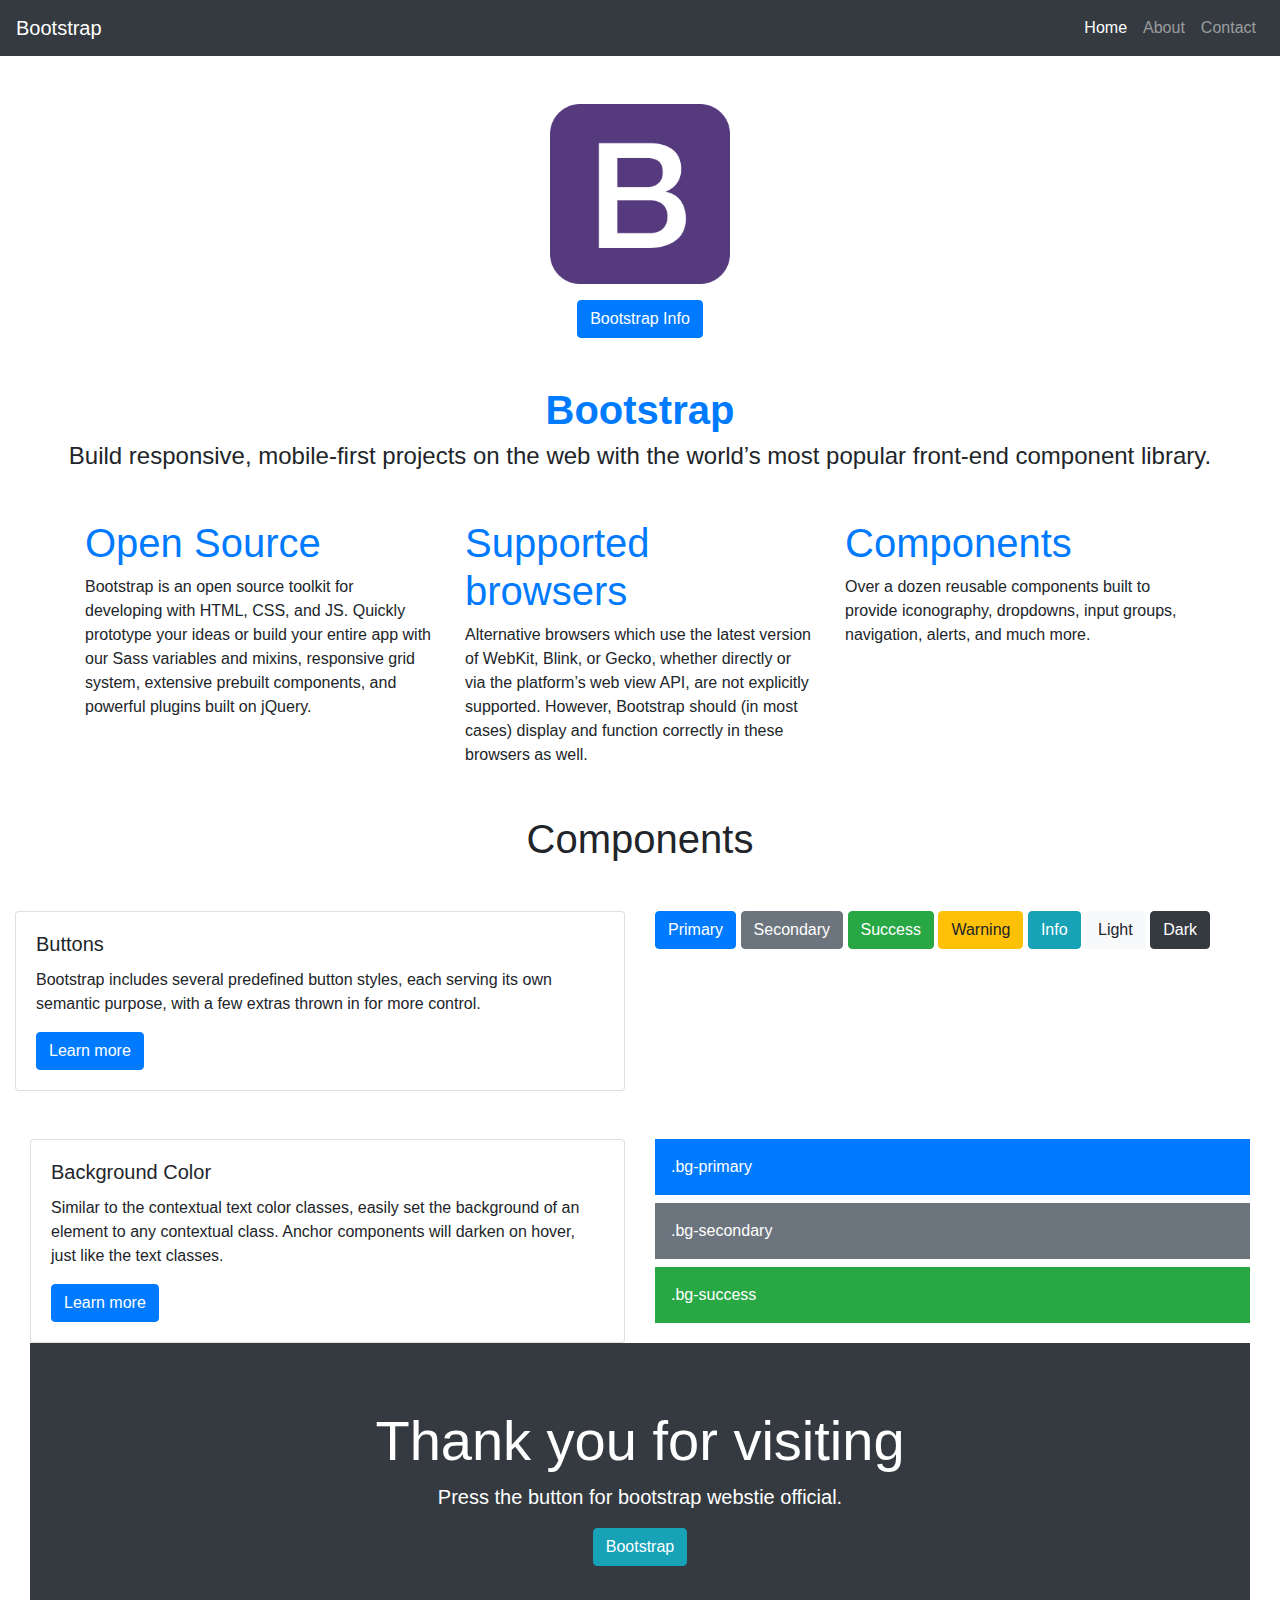
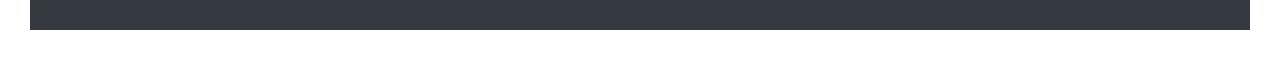
<file: bootsrap/index.html>
<!doctype html>
<html lang="en">
  <head>
    <!-- Required meta tags -->
    <meta charset="utf-8">
    <meta name="viewport" content="width=device-width, initial-scale=1, shrink-to-fit=no">

    <!-- Bootstrap CSS -->
    <link rel="stylesheet" href="https://stackpath.bootstrapcdn.com/bootstrap/4.4.1/css/bootstrap.min.css" integrity="sha384-Vkoo8x4CGsO3+Hhxv8T/Q5PaXtkKtu6ug5TOeNV6gBiFeWPGFN9MuhOf23Q9Ifjh" crossorigin="anonymous">

    <title>Bootstrap</title>
    <header>
        <nav class="navbar
                    navbar-expand-sm
                    bg-dark
                    navbar-dark
                    ">
            <a class="navbar-brand ">Bootstrap</a> 
            <button class="navbar-toggler"
                            data-toggle="collapse"
                            data-target="#navbarnav">
                <span class="navbar-toggler-icon"></span>
            </button> 
            
            <div id="navbarnav" class="collapse navbar-collapse">
                <div class="ml-auto navbar-nav">                  
                    <a class="nav-link active" href="#" >Home</a></li>
                    <a class="nav-link "  href="#" >About</a></li>
                    <a class="nav-link " href="#">Contact</a></li>
                </div>
            </div>
          </nav>
    </header>
  </head>
  <body>

                                                  <!-----Icon--------->

    <div class="container ">
      <div class="row">
          <img src="img/512px-Bootstrap_logo.svg.png " class="img-Responsive mx-auto mt-5 " width="180px"  alt="bootstrap"> 
          <span>
            
          </span>   
       </div>
      </div>
                                                  <!-------button------>

       <div class="container">
         <div class="text-center">
          <button class="btn btn-primary mt-3" type="submit">Bootstrap Info</button>
           </div>
       </div> 

       
      

       <div class="container-fluid mt-5 text-center">
      <h1 class="font-weight-bold text-primary text-center"  >  Bootstrap</h1>
      <h4 class="font-weight-light ">Build responsive, mobile-first projects on the web with the world’s most popular front-end component library.
        </h3>
      </div>
       



        <div class="container mt-5 ">
          <div class="row">
             <div class="col-sm-4"> <h1 class="text-primary text-left">Open Source</h1>Bootstrap is an open source toolkit for developing with HTML, CSS, and JS. Quickly prototype your ideas or build your entire app with our Sass variables and mixins, responsive grid system, extensive prebuilt components, and powerful plugins built on jQuery.</div>
             <div class="col-sm-4"> <h1 class="text-primary text-left">Supported browsers</h1> 
              Alternative browsers which use the latest version of WebKit, Blink, or Gecko, whether directly or via the platform’s web view API, are not explicitly supported. However, Bootstrap should (in most cases) display and function correctly in these browsers as well.</div>
             <div class="col-sm-4"> <h1 class="text-primary text-left">Components</h1> Over a dozen reusable components built to provide iconography, dropdowns, input groups, navigation, alerts, and much more.</div>
         </div>
        </div>

        
         <div class="container-fluid mt-5  text-center">
            <h1 class="font-weight">Components</h1>
           </div>
                                                                  <!-- cards--->



        <div class="container-fluid  mt-5 " >                                                               
           <div class="row">
            <div class="col-lg-6">
              <div class="card">
                <div class="card-body">
                  <h5 class="card-title">Buttons</h5>
                  <p class="card-text">Bootstrap includes several predefined button styles, each serving its own semantic purpose, with a few extras thrown in for more control.</p>
                  <a href="#" class="btn btn-primary">Learn more</a>
                </div>
              </div>
            </div>
            <div class="col-lg-6">
              <button type="button" class="btn btn-primary">Primary</button>
              <button type="button" class="btn btn-secondary">Secondary</button>
              <button type="button" class="btn btn-success">Success</button>
              <button type="button" class="btn btn-warning">Warning</button>
              <button type="button" class="btn btn-info">Info</button>
              <button type="button" class="btn btn-light">Light</button>
              <button type="button" class="btn btn-dark">Dark</button>
          </div>


          </div> 
          <div class="container-fluid  mt-5 " >                                                               
            <div class="row">
             <div class="col-lg-6">
               <div class="card">
                 <div class="card-body">
                   <h5 class="card-title">Background Color</h5>
                   <p class="card-text">Similar to the contextual text color classes, easily set the background of an element to any contextual class. Anchor components will darken on hover, just like the text classes.</p>
                   <a href="#" class="btn btn-primary">Learn more</a>
                 </div>
               </div>
             </div>
             <div class="col-lg-6" >
              <div class="p-3 mb-2 bg-primary text-white">.bg-primary</div>
              <div class="p-3 mb-2 bg-secondary text-white">.bg-secondary</div>
              <div class="p-3 mb-2 bg-success text-white">.bg-success</div>
              
              
           </div>
           </div> 

           <div class="jumbotron jumbotron-fluid text-center bg-dark text-white">
            <div class="container">
              <h1 class="display-4">Thank you for visiting</h1>
              <p class="lead">Press the button for bootstrap webstie official.</p>
              <a href="https://getbootstrap.com/" class="btn btn-info" role="button"> Bootstrap</a>
               
            </div>
          </div>
 

         
           


    <!-- Optional JavaScript -->
    <!-- jQuery first, then Popper.js, then Bootstrap JS -->
    <script src="https://code.jquery.com/jquery-3.4.1.slim.min.js" integrity="sha384-J6qa4849blE2+poT4WnyKhv5vZF5SrPo0iEjwBvKU7imGFAV0wwj1yYfoRSJoZ+n" crossorigin="anonymous"></script>
    <script src="https://cdn.jsdelivr.net/npm/popper.js@1.16.0/dist/umd/popper.min.js" integrity="sha384-Q6E9RHvbIyZFJoft+2mJbHaEWldlvI9IOYy5n3zV9zzTtmI3UksdQRVvoxMfooAo" crossorigin="anonymous"></script>
    <script src="https://stackpath.bootstrapcdn.com/bootstrap/4.4.1/js/bootstrap.min.js" integrity="sha384-wfSDF2E50Y2D1uUdj0O3uMBJnjuUD4Ih7YwaYd1iqfktj0Uod8GCExl3Og8ifwB6" crossorigin="anonymous"></script>
  </body>
</html>
</file>
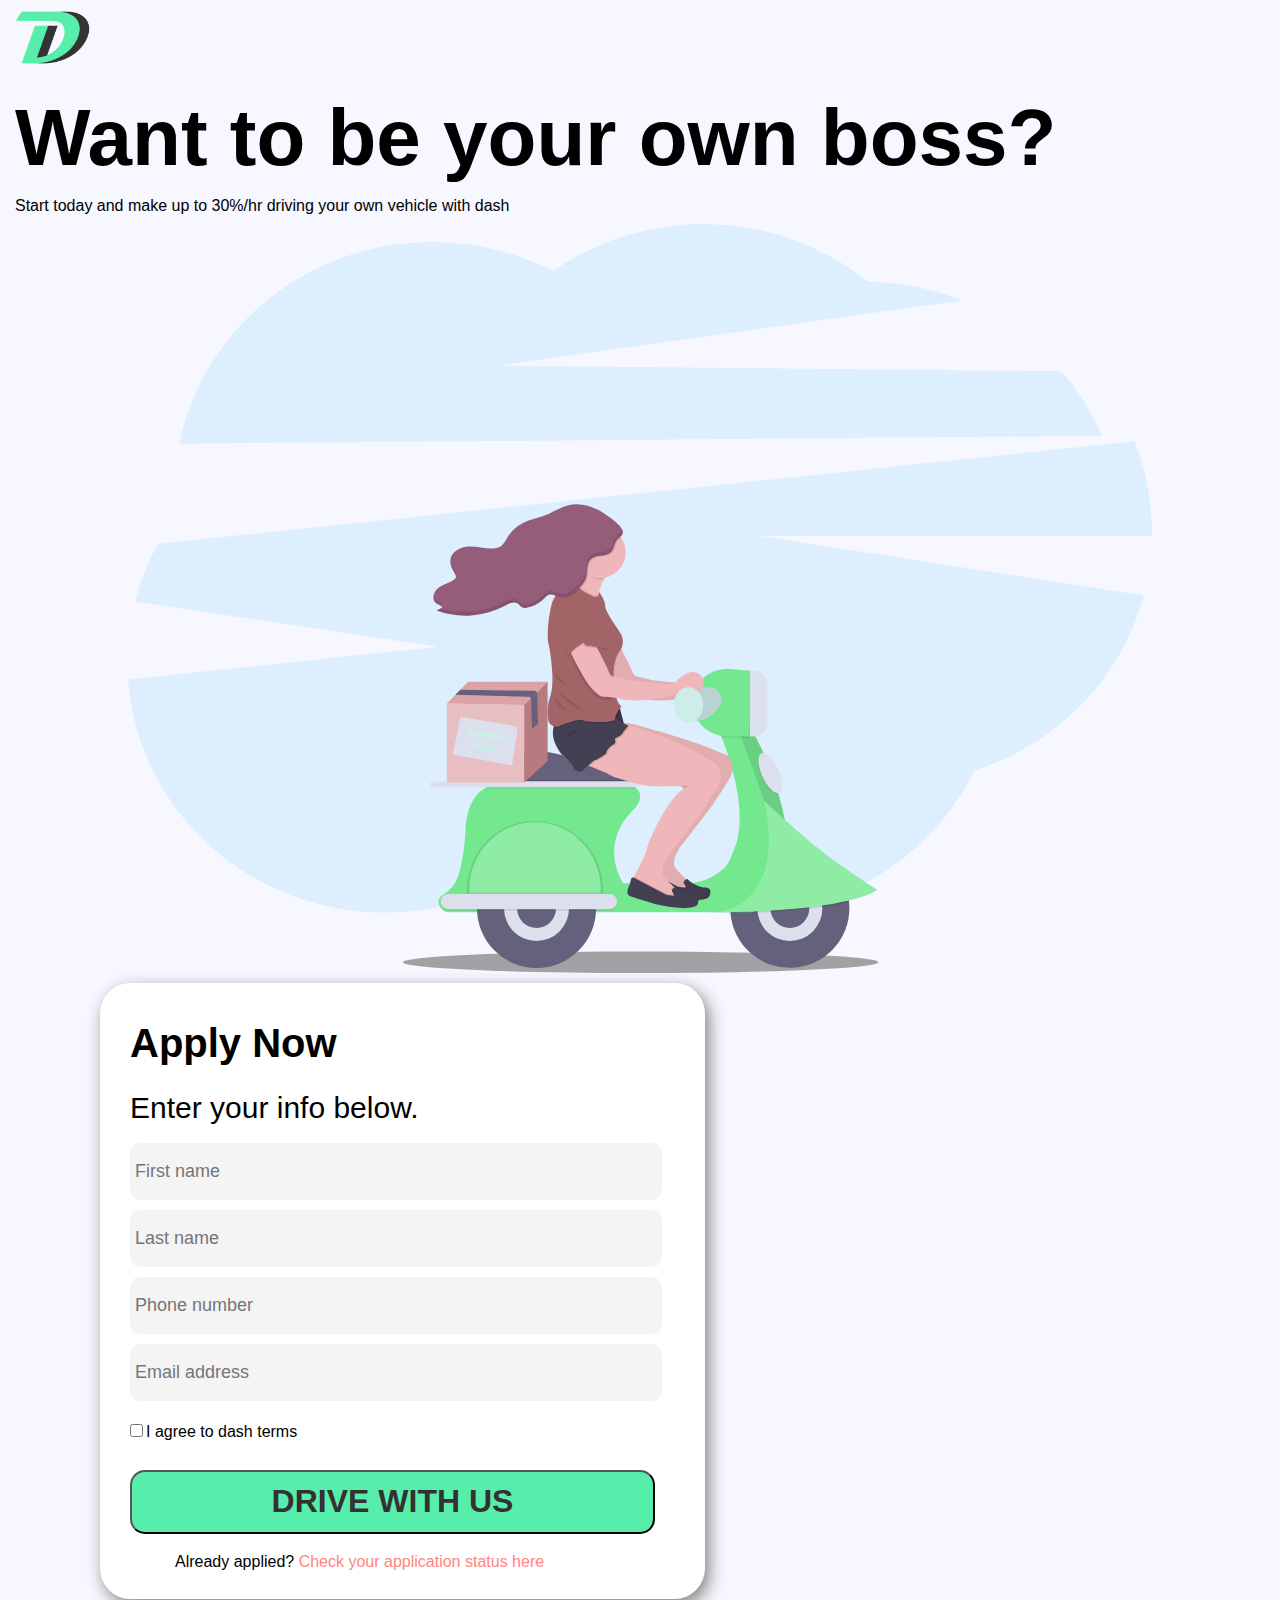
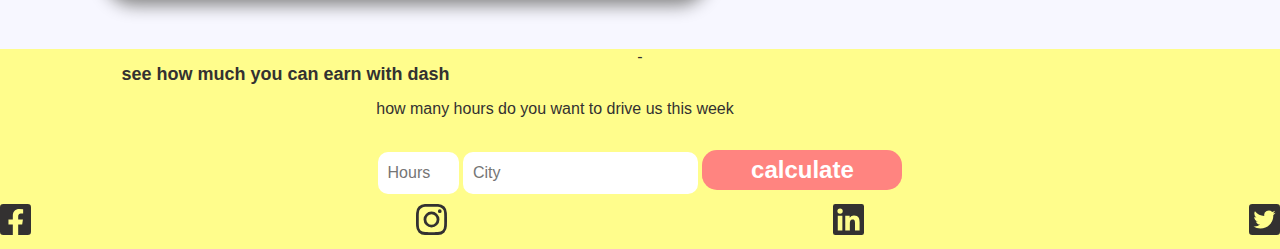
<file: landing-page-elje0003/index.html>
<!DOCTYPE html>
<html lang="en">
<head>
    <meta charset="UTF-8">
    <meta name="viewport" content="width=device-width, initial-scale=1.0">
    <meta http-equiv="X-UA-Compatible" content="ie=edge">
    <title>landing page</title>
    <link rel="stylesheet" href="css/style.css ">
    <link rel="icon" href="img/favicon.ico" type="image/gif" sizes="16x16">
</head>
<body> 
                            <!----Heading---->
       <img src="img/logo.png" alt="Dash" class="logo">


    <h1> Want to be your own boss? </h1>
    <p class="first">
     Start today and make up to 30%/hr driving your own vehicle with dash
     </p>
                        <!----img sccoter-->


     <img src="img/scooter.svg" alt="Scooter" class="scooter">

                            <!----Form---->
     <form class="form">
        <h2 class="apply"> 
               Apply Now
        </h2>
        <h3>
            Enter your info below.
        </h3>
        <section class="fields">            
        <input type="first" name="first" id="first" placeholder="First name"></input>
        <input type="last" name="last" id="last" placeholder="Last name"></input>
        <input type="phone" name="phone" id="tele" placeholder="Phone number"></input>
        <input type="email" name="email" id="email" placeholder="Email address"></input>
        </section>
        <input class="check" type="checkbox" name="Terms">I agree to dash terms<br>
        <button type="button" class="button">DRIVE WITH US</button>
        
        <p class="applied">
            Already applied?

            <span style="color:#FF8480">Check your application status here</span>
        </p>
    </form>
    
                            <!----Footer---->





 <footer> -                          
    <h2 class="see">see how much you can earn with dash</h2>
    <p class="how">how many hours do you want to drive us this week</p>    

    <input class="hours" type="hours" name="hours"  placeholder="Hours"></input>
    <input class="city" type="city" name="city"  placeholder="City"  > </input>

    <button type="button" class="calculate">calculate</button>
    <div class="icons">
      <img src="img/facebook.svg" alt="facebook"> 
      <img src="img/instagram.svg" alt="instagram"> 
      <img src="img/linkedin.svg" alt="linkeding"> 
      <img src="img/twitter.svg" alt="twitter"> 
    </div>  



</footer>                    

    
</body>
</html>
</file>
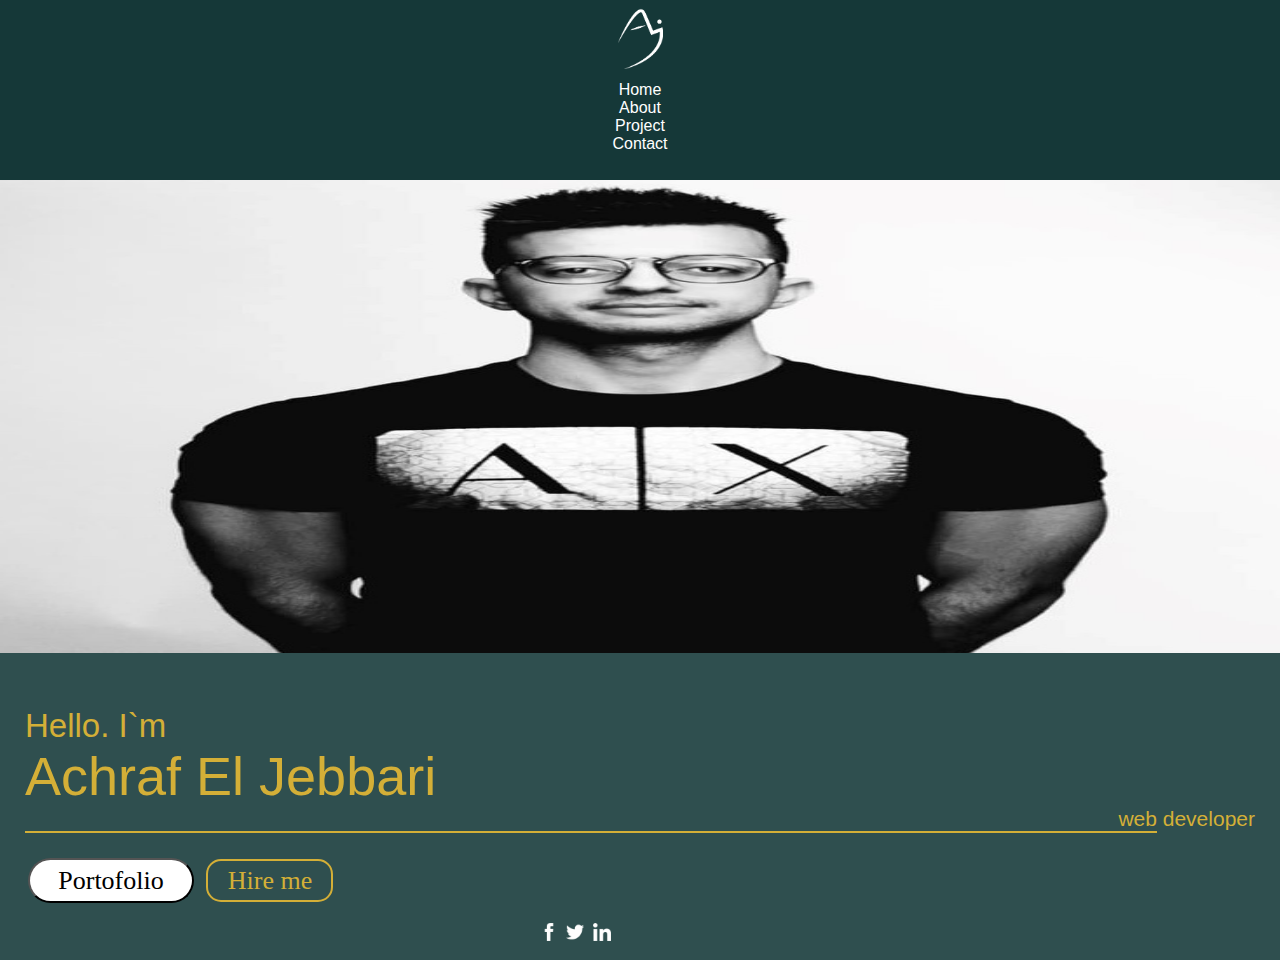
<file: portoflio - Copy/index.html>
<!DOCTYPE html>
<html lang="en">
<head>
    <meta charset="UTF-8">
    <meta name="viewport" content="width=device-width, initial-scale=1.0">
    <link rel="stylesheet" href="sassy.css">
    <title>achraf`s website</title>
</head>
<body>
    <div class="flex">
         <div class="head">
             <nav>
                 <img src="img/white-large-logo.png" class="logo" alt="logo">
                 <ul>
                     <li><a href="index.html" >Home</li>
                         <li><a href="about.html" >About</li>
                         <li><a href="Project.html" >Project</li>
                         <li><a href="contact.html" >Contact</li>    
                 </ul>
         </nav>
        </div>


        <div class="image">
            <img src="img/tall.jpg" alt="img" class="photo">
        </div>

        
        <div class="text-ash">
            <p class="hello">
               Hello. I`m
            </p>
            <p class="achraf">
            Achraf El Jebbari
            </p>
            <p class="web">
                web developer
            </p>
            <hr color="#D4AF37" width="90%">
        </div>


        <div class="buttons">
        <button type="button" class="por">Portofolio</button>
        <button type="button" class="hire">Hire me</button>

</div> 
</div>
    <div class="icons">
        <img src="img/facebook-48.png" alt="facebook" class="icon">
        <img src="img/twitter-48.png" alt="instgram" class="icon">
        <img src="img/linkedin-48.png" alt="twitter" class="icon">
       </div>
                                  
</body>
</html>
</file>
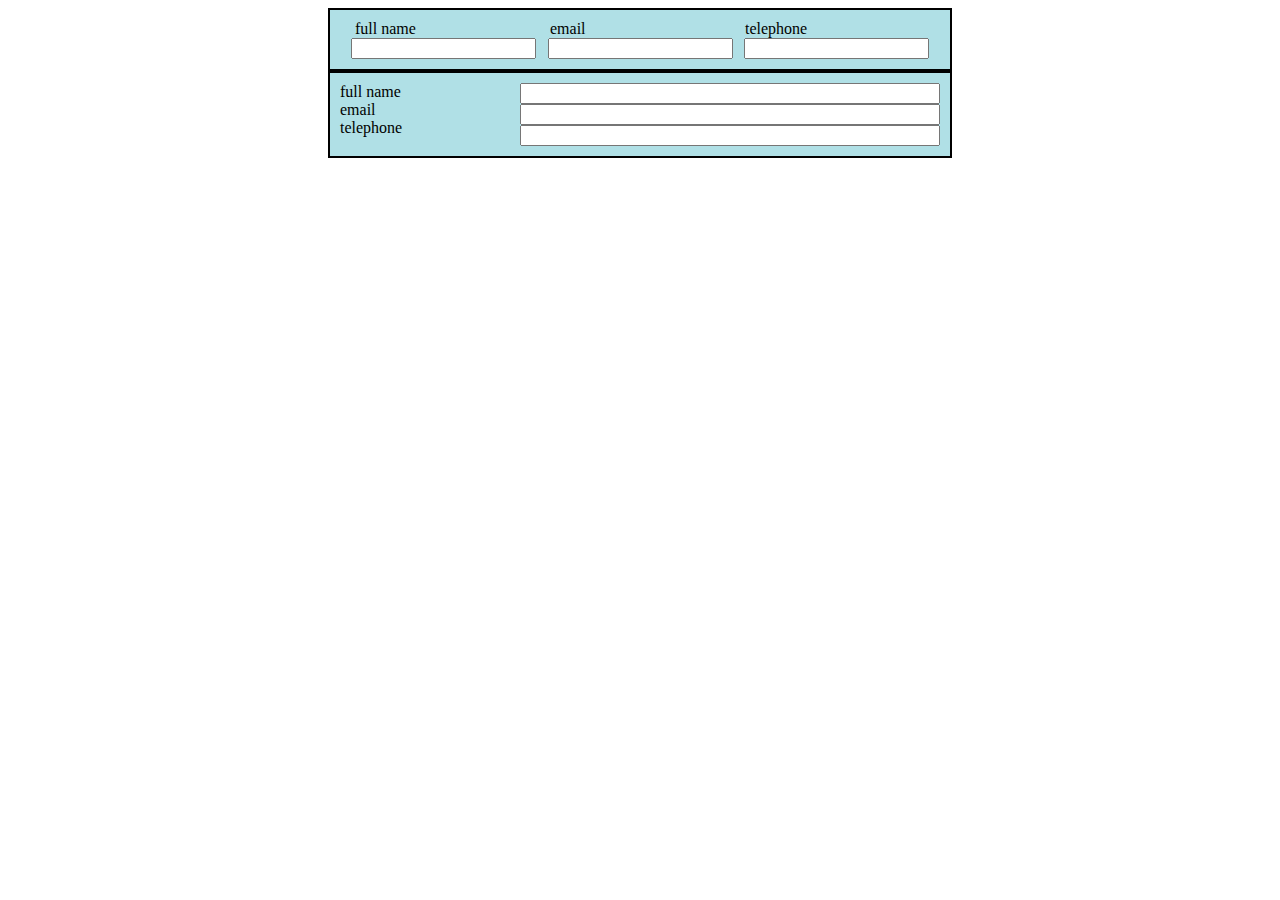
<file: second day/index.html>
<!DOCTYPE html>
<html lang="en">
<head>
    <meta charset="UTF-8">
    <meta name="viewport" content="width=device-width, initial-scale=1.0">
    <meta http-equiv="X-UA-Compatible" content="ie=edge">
    <link rel="stylesheet" href="css/style.css">
    <title>Document</title>
</head>
<body>
    <form class="firstform">
        <section class="labels">
            <label for="full-name">full name</label>
            <label for="email"> email </label> 
            <label for="tel"> telephone</label>
        </section>
        <section class="fields">
        <input type="text" name="full-name" id="full-name">
        <input type="text" name="email" id="email">
        <input type="text" name="name" id="tel">
        
        </section>
    </form>

    <form class="secondform">
        <section class="labels">
            <label for="full-name">full name</label>
            <label for="email"> email </label> 
            <label for="tel"> telephone</label>
        </section>
        <section class="fields">
        <input type="text" name="full-name" id="full-name">
        <input type="text" name="email" id="email">
        <input type="text" name="name" id="tel">
        
        </section>
    </form>

    
</body>
</html>
</file>
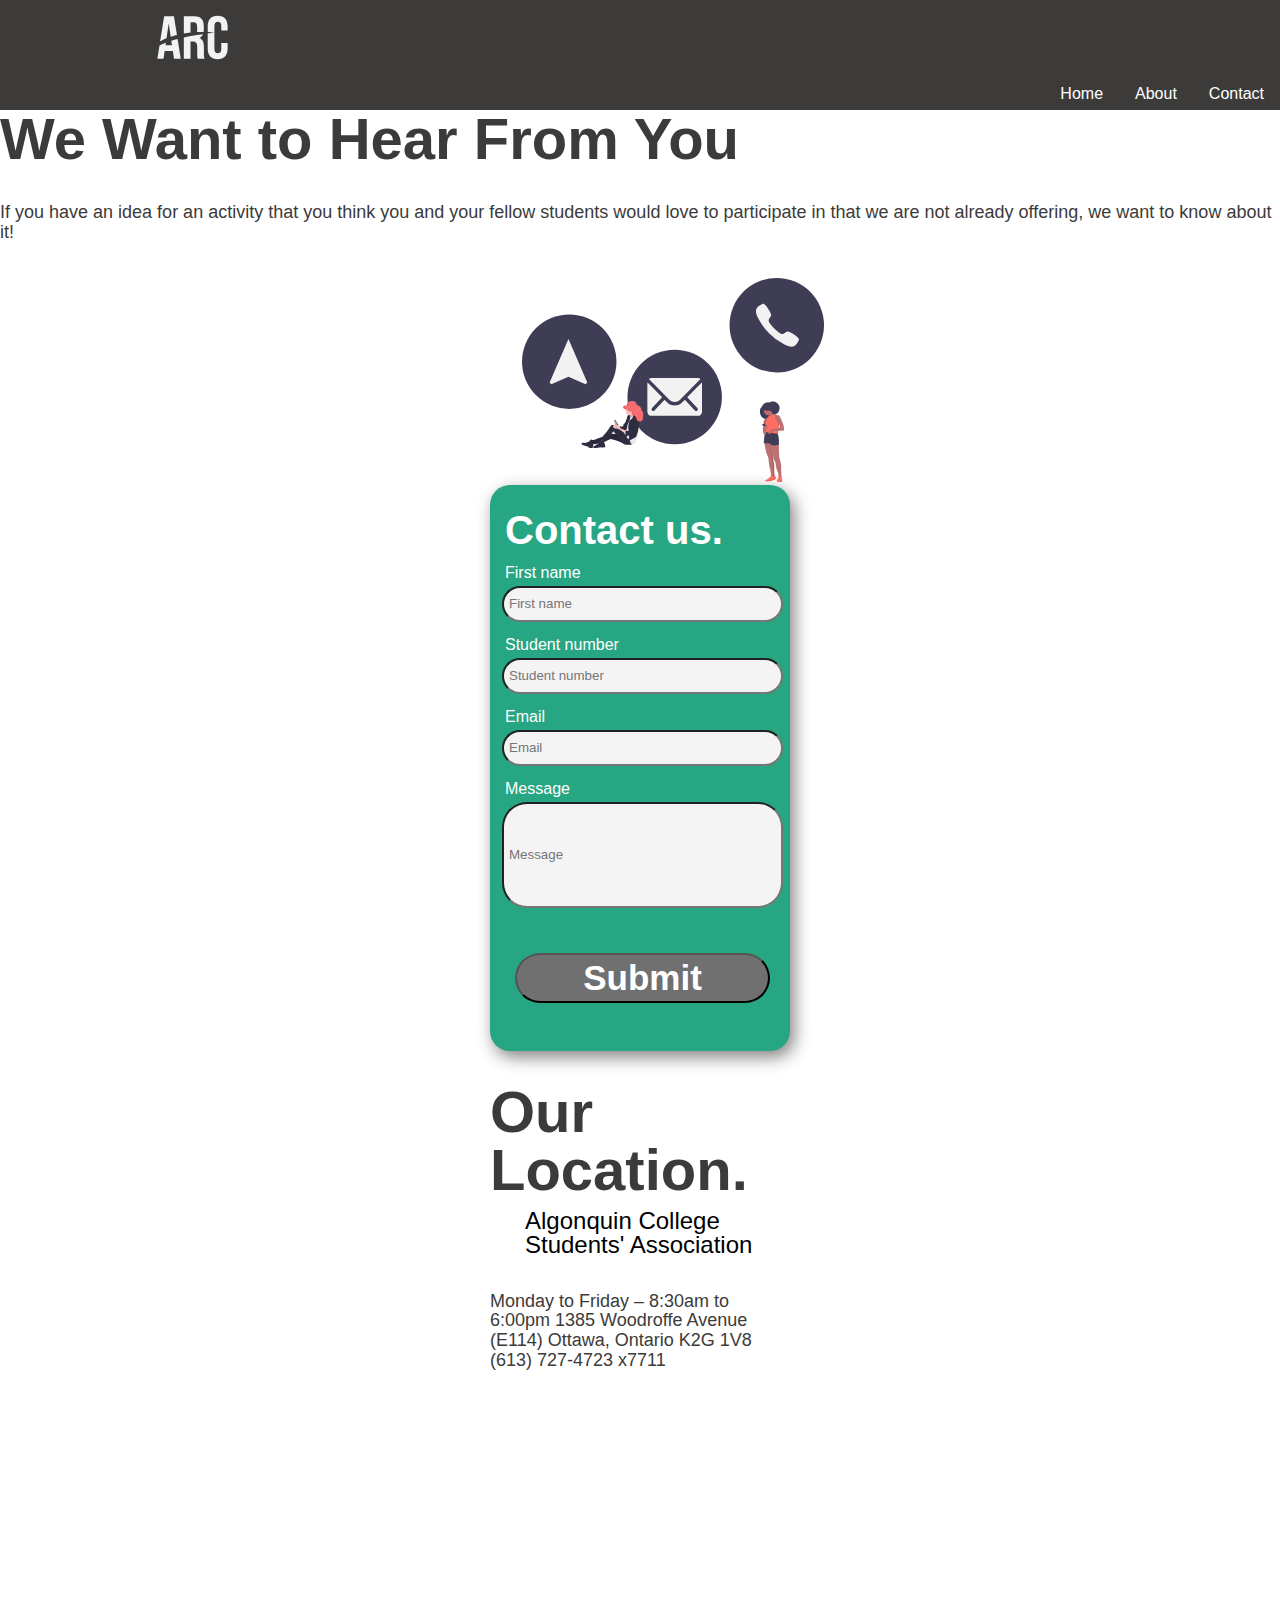
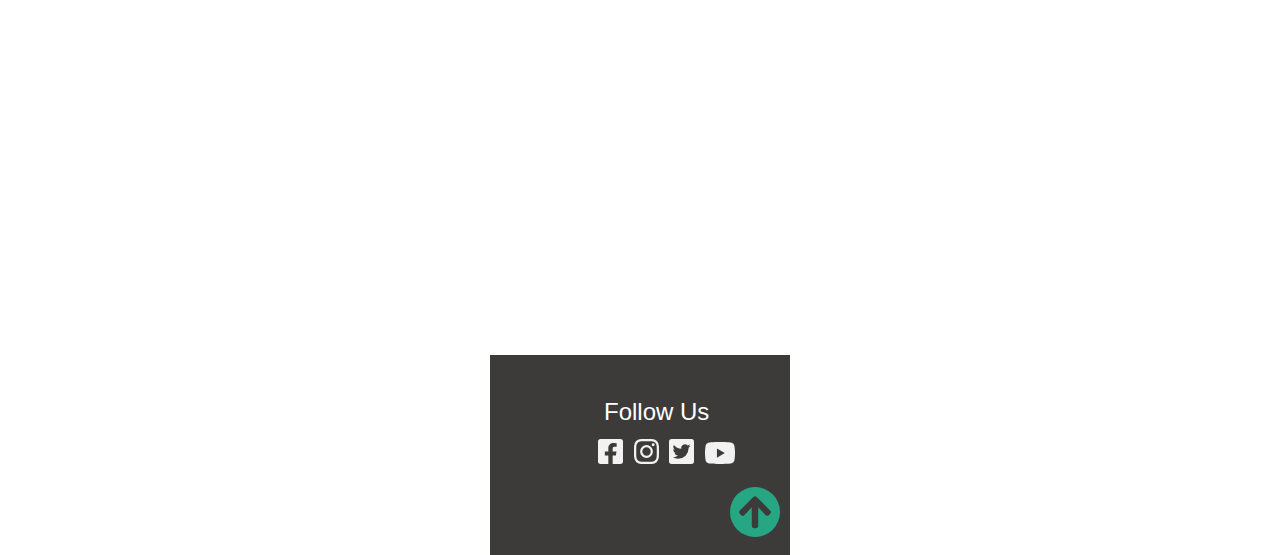
<file: ELjebbari-mtm6201-midterm-master-files/contact.html>
<!DOCTYPE html>
<html lang="en">
<head>
    <meta charset="UTF-8">
    <meta name="viewport" content="width=device-width, initial-scale=1.0">
    <title>ARC</title>
    <link rel="stylesheet" href="css/style.css">
</head>
<body>
  <a id="top"></a>
    <header>
        <img src="images/logo.svg" class="logo" alt="logo">
    <nav>
        <ul>
            <li><a href="index.html" class="home">Home</a></li>
            <li><a href="about.html" class="about">About</a></li>
            <li><a href="contact.html" class="contact">Contact</a></li>
          </ul>
     </nav>  
    </header>
    <h1>We Want to Hear From You</h1>
    <P class="first"> If you have an idea for an activity that you think you and your fellow students would love to participate in that we are not already offering, we want to know about it!</P>

<div class="contactpicc">
    <img src="images/contact-img.svg" class="contactpic" alt="contact">
  </div>

                                                <!-------------Form----------->

     <form class="form">
        <h2 class="contact-1"> 
            Contact us.
            </h2>
        <section class="fields">
        <p class="form-name"> First name   </p>       
        <input type="first" name="first" id="first" placeholder="First name"></input>
        <p class="form-name"> Student number     </p> 
        <input type="Student number" name="Student number" id="student" placeholder="Student number"></input>
         <p class="form-name"> Email  </p> 
        <input type="Email" name="Email" id="Email" placeholder="Email"></input>
         <p class="form-name"> Message  </p> 
        <input type="Message" name="Message" id="Message" placeholder="Message"></input>
        </section>
        <button type="button" class="submit">Submit</button>
                        
                                    <!----------maps---------->

        <div class="maps">
        <h1>Our Location.</h1>
        <h2>Algonquin College Students' Association</h2>
        <P class="first"> Monday to Friday – 8:30am to 6:00pm
            1385 Woodroffe Avenue (E114)
            Ottawa, Ontario
            K2G 1V8
            (613) 727-4723 x7711</P>
    </div>
    <iframe src="https://www.google.com/maps/embed?pb=!1m18!1m12!1m3!1d1402.0143558694845!2d-75.75770754190434!3d45.34823267982197!2m3!1f0!2f0!3f0!3m2!1i1024!2i768!4f13.1!3m3!1m2!1s0x4cce0718cc4a6ad7%3A0xc6cc467725843e2b!2sAlgonquin%20College!5e0!3m2!1sen!2sca!4v1584049106274!5m2!1sen!2sca" width="600" height="450" frameborder="0" style="border:0;" allowfullscreen="" aria-hidden="false" tabindex="0" class="map"></iframe>


                            <!---------------footer----------->

</body>
    
<footer>
    <p class="follow">Follow Us</p>
    <div class="icons">
      <img src="icons/facebook.svg" alt="facebook" class="icon">
      <img src="icons/instagram.svg" alt="instgram" class="icon">
      <img src="icons/twitter.svg" alt="twitter" class="icon">
      <img src="icons/youtube.svg" alt="youtube" class="icon">
     </div>
     <a href="#top" class="top"> <img src="icons/arrow.svg" alt="arrow"> </a>

    </footer>
</file>
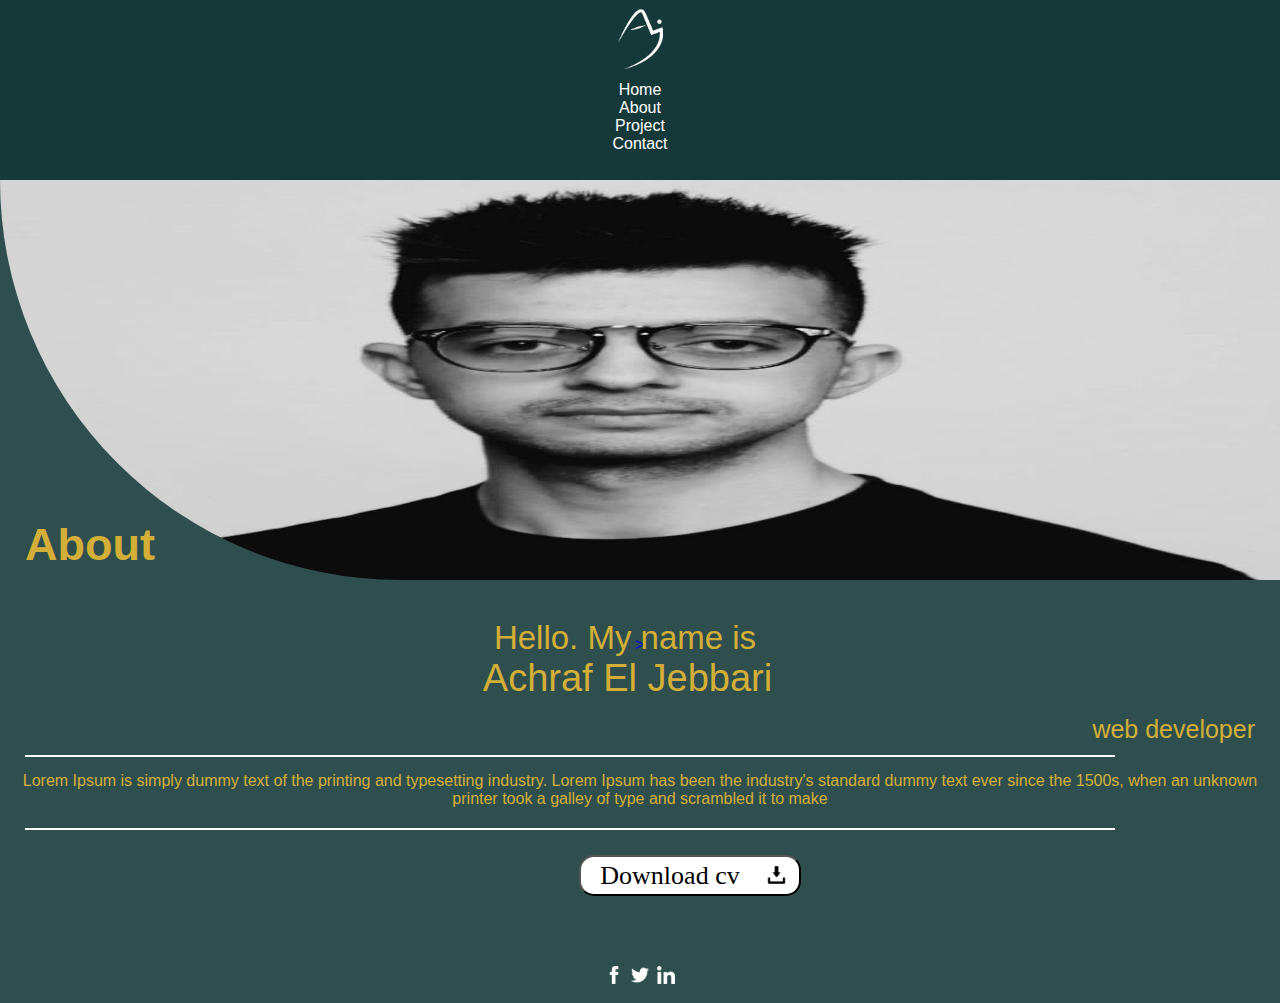
<file: portoflio - Copy/about.html>
<!DOCTYPE html>
<html lang="en">
<head>
    <meta charset="UTF-8">
    <meta name="viewport" content="width=device-width, initial-scale=1.0">
    <link rel="stylesheet" href="sassy.css">
    <title>achraf`s website</title>
</head>
<body>
    <div class="head">
     <nav>
        <img src="img/white-large-logo.png" class="logo" alt="logo">
        <ul>
            <li><a href="index.html" >Home</li>
            <li><a href="about.html" >About</li>
            <li><a href="Project.html" >Project</li>
            <li><a href="contact.html" >Contact</li>   
        </ul>
     </nav>
                                   
    <div class="image">
        <img src="img/edit1.jpg" alt="img" class="photo1"  ><h1 class="about">
            About
         </h1>> 
      
     </div>
    <div class="all-text">
    <div class="text-about">

        
        <p class="achraf-about">
            Hello. My name is 
        </p>
        <p class="achraf-about1">
            Achraf El Jebbari
        </p>
        <p class="web-about">
            web developer
        </p>
        <hr color="white" width="85%" class="line">

        <p class="text-about">
            Lorem Ipsum is simply dummy text of the printing and typesetting industry. Lorem Ipsum has been the industry's standard dummy text ever since the 1500s, when an unknown printer took a galley of type and scrambled it to make 
        </p>

        <hr color="white" width="85%" class="line1">

        <button type="button"  class="por-about" >  <img src="img/532.png" class="btc"> Download cv</button>
       </div>
      </div>
      <div class="icons1">
        <img src="img/facebook-48.png" alt="facebook" class="icon">
        <img src="img/twitter-48.png" alt="instgram" class="icon">
        <img src="img/linkedin-48.png" alt="twitter" class="icon">
        </div>  
    </div>
</body>
</html>
</file>
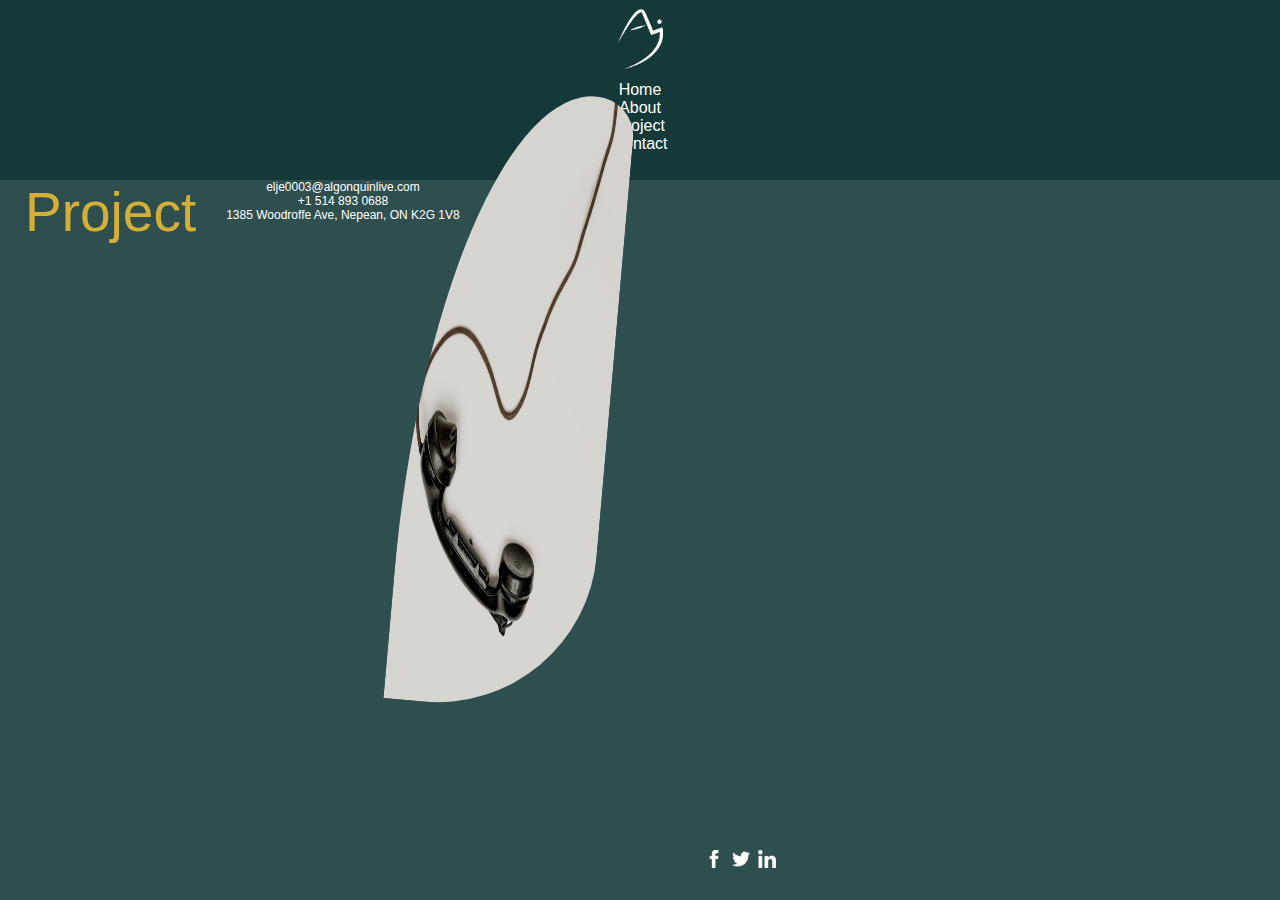
<file: portoflio - Copy/contact.html>
<!DOCTYPE html>
<html lang="en">
<head>
    <meta charset="UTF-8">
    <meta name="viewport" content="width=device-width, initial-scale=1.0">
    <link rel="stylesheet" href="sassy.css">
    <title>achraf`s website</title>
</head>
<body>
    <div class="head">
     <nav>
        <img src="img/white-large-logo.png" class="logo" alt="logo">
        <ul>
            <li><a href="index.html" >Home</li>
            <li><a href="about.html" >About</li>
            <li><a href="Project.html" >Project</li>
            <li><a href="contact.html" >Contact</li>    
        </ul>
     </nav>

     <p class="project">
        Project
    </p>

   

    <div class="phone">
       <div class="contact-text"> <p class="email" >elje0003@algonquinlive.com</p>
        <p class="number">+1 514 893 0688</p>
        <p class="adresse">1385 Woodroffe Ave, Nepean, ON K2G 1V8</p>
    </div>
        <img src="img/phone1.jpg" alt="phone" class="phone1">
     </div>
    </div>
<div class="icons2">
    <img src="img/facebook-48.png" alt="facebook" class="icon">
    <img src="img/twitter-48.png" alt="instgram" class="icon">
    <img src="img/linkedin-48.png" alt="twitter" class="icon">
    </div>  
</div>
</body>
</html>
</file>
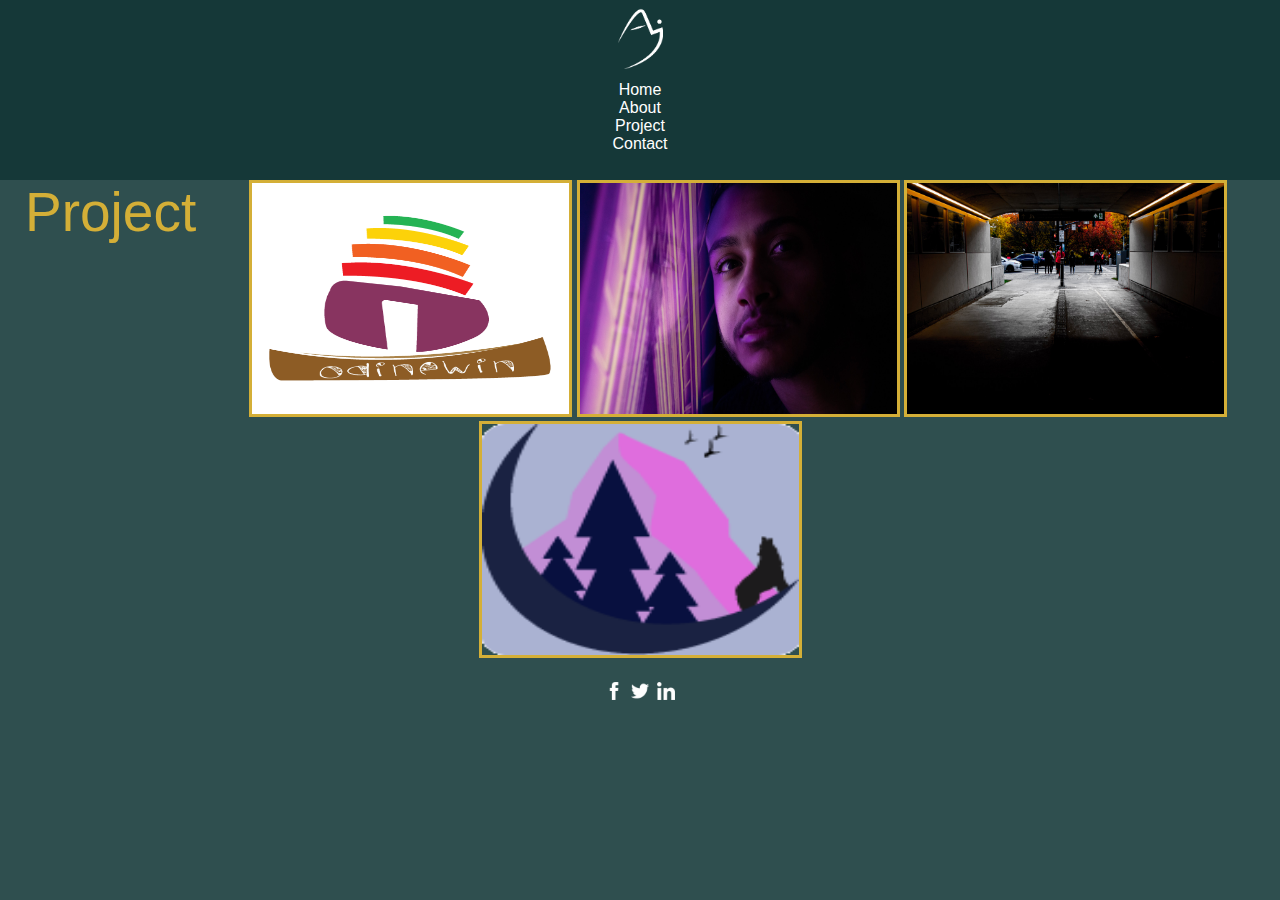
<file: portoflio - Copy/Project.html>
<!DOCTYPE html>
<html lang="en">
<head>
    <meta charset="UTF-8">
    <meta name="viewport" content="width=device-width, initial-scale=1.0">
    <link rel="stylesheet" href="sassy.css">
    <title>achraf`s website</title>
</head>
<body>
    <div class="head">
     <nav>
        <img src="img/white-large-logo.png" class="logo" alt="logo">
        <ul>
            <li><a href="index.html" >Home</li>
            <li><a href="about.html" >About</li>
            <li><a href="Project.html" >Project</li>
            <li><a href="contact.html" >Contact</li> 
        </ul>
     </nav>

     <p class="project">
         Project
     </p>

     <div class="grid">
         <img src="img/logo1.png" alt="logo" class="logo-project">
         <img src="img/ELjebbari_AJ_portrait.jpg" alt="portrait" class="portrait-project">
         <img src="img/ELJEBBARI_AJ_FRIDAY.jpg" alt="" class="land-project">
         <img src="img/ipad.png" alt="ipad" class="vector">

     </div>
     <div class="icons1">
        <img src="img/facebook-48.png" alt="facebook" class="icon">
        <img src="img/twitter-48.png" alt="instgram" class="icon">
        <img src="img/linkedin-48.png" alt="twitter" class="icon">
        </div>  
    </div>
</body>
</html>
</file>
<file: portoflio - Copy/sassy.css>
* {
  padding: 0;
  margin: 0;
  list-style: none;
  text-decoration: none;
}

body {
  font-family: Source Serif Pro, sans-serif;
  background-color: #2F4F4F;
}

nav {
  background-color: #153838;
  -webkit-box-pack: justify;
      -ms-flex-pack: justify;
          justify-content: space-between;
  height: 180px;
}

.head {
  width: 100%;
  text-align: center;
  list-style: none;
}

.logo {
  margin-bottom: 8px;
  margin-top: 8px;
  width: 45px;
}

li a {
  color: white;
}

ul {
  margin-bottom: 15px;
}

.photo {
  width: 100%;
  height: 473px;
}

.text-ash {
  margin-top: 50px;
  margin-left: 25px;
  color: #D4AF37;
}

.hello {
  font-size: 33px;
}

.achraf {
  font-size: 54px;
}

.web {
  font-size: 21px;
  float: right;
  margin-right: 25px;
}

.por {
  width: 166px;
  font-size: 26px;
  cursor: pointer;
  background-color: white;
  color: black;
  border-radius: 25px;
  margin-left: 28px;
  margin-top: 25px;
  font-family: Source Serif Pro;
  height: 45px;
}

.hire {
  width: 127px;
  font-size: 26px;
  cursor: pointer;
  background: transparent;
  color: #D4AF37;
  border-radius: 15px;
  margin-left: 8px;
  margin-top: 25px;
  font-family: Source Serif Pro;
  height: 43px;
  border: 2px solid #D4AF37;
}

.icons {
  margin-left: 42%;
  display: inline;
}

.icon {
  width: 18px;
  margin: 0 2px;
  margin-top: 20px;
  margin-bottom: 15px;
}

/********************** About *******************/
.photo1 {
  width: 100%;
  height: 400px;
  border-radius: 0px 0px 0px 600px;
}

.text-about {
  color: #D4AF37;
}

.about {
  color: #D4AF37;
  position: relative;
  bottom: 65px;
  margin-left: 25px;
  text-align: left;
  font-size: 45px;
}

.achraf-about {
  font-size: 33px;
  margin-right: 30px;
}

.achraf-about1 {
  font-size: 38px;
  margin-right: 25px;
}

.line {
  margin-left: 25px;
  margin-top: 55px;
}

.line1 {
  margin-left: 25px;
  margin-top: 20px;
}

.text-about {
  margin-top: 15px;
}

/**** buttons*******/
.por-about {
  width: 222px;
  font-size: 26px;
  cursor: pointer;
  background-color: white;
  color: black;
  border-radius: 15px;
  margin-left: 100px;
  margin-top: 25px;
  font-family: Source Serif Pro;
  height: 41px;
}

/*****************icons**********/
.icons {
  -webkit-box-align: center;
      -ms-flex-align: center;
          align-items: center;
  display: inline;
}

.btc {
  width: 35px;
  float: right;
  margin-top: 5px;
  margin-right: 5px;
}

.all-text {
  position: relative;
  bottom: 50px;
}

.web-about {
  margin-top: 15px;
  font-size: 25px;
  float: right;
  margin-right: 25px;
}

/*********project********/
.project {
  color: #D4AF37;
  font-size: 55px;
  float: left;
  margin-left: 25px;
  margin-bottom: 15px;
}

.logo-project {
  width: 317px;
  border: solid #D4AF37;
  background-color: white;
  height: 231px;
}

.portrait-project {
  width: 317px;
  height: 231px;
  border: solid #D4AF37;
}

.land-project {
  width: 317px;
  height: 231px;
  border: solid #D4AF37;
}

.vector {
  width: 317px;
  height: 231px;
  border: solid #D4AF37;
}

.grid {
  display: -ms-grid;
  display: grid;
  display: block;
  margin-left: auto;
  margin-right: auto;
}

/*************************phone*****************/
.phone1 {
  width: 200px;
  float: right;
  border-radius: 100% 50px 200px 0px;
  height: 618px;
  -webkit-transform: rotate(5deg);
          transform: rotate(5deg);
  margin-right: 28px;
  bottom: 90px;
  position: relative;
}

.phone {
  display: -ms-grid;
  display: grid;
  -ms-grid-rows: 1fr 1fr;
      grid-template-rows: 1fr 1fr;
  -ms-grid-columns: 1fr 1fr;
      grid-template-columns: 1fr 1fr;
  color: white;
  float: left;
  font-size: 12px;
  height: 5px;
}

.contact-text {
  margin-left: 30px;
}

.mail {
  float: left;
  width: 15px;
}

.phone1 {
  position: relative;
  right: 50px;
}

.icons2 {
  -webkit-box-align: center;
      -ms-flex-align: center;
          align-items: center;
  display: inline;
  position: relative;
  top: 650px;
  right: 20px;
}

/******************* Tablet **************/
/*# sourceMappingURL=sassy.css.map */
</file>
<file: second day/css/style.css>
.firstform{
    width: 600px;
    border: 2px solid black;
    margin: 0 auto;
    padding: 10px;    
    background-color: powderblue;
}
.firstform section{
    display: flex;
    justify-content: space-evenly;
}

.firstform label, .firstfield input{

    /* so we can give these inline fields a width, make them display:block*/
    display: block;
    width: 30%;
}

.firstform, .secondform{
    width: 600px;
    border: 2px solid black;
    margin: 0 auto;
    padding: 10px;    
    background-color: powderblue;
}
.firstform section{
    display: flex;
    justify-content: space-evenly;
}

.firstform label, .firstfield input{

    /* so we can give these inline fields a width, make them display:block*/
    display: block;
    width: 30%;
}





/* make a differnet form layout (varticle)*/

.secondform{
    display: flex;
}

.secondform section{
    display: flex;
    flex-direction: column;
}

/* flexgrow  has to be applied to things individually inside of the display:flex container*/
.secondform .labels{
    flex-grow: 1;
}

.secondform .fields{
 flex-grow: 2;
}
</file>
<file: landing-page-elje0003/css/style.css>
/* http://meyerweb.com/eric/tools/css/reset/ 
   v2.0 | 20110126
   License: none (public domain)
*/

html, body, div, span, applet, object, iframe,
h1, h2, h3, h4, h5, h6, p, blockquote, pre,
a, abbr, acronym, address, big, cite, code,
del, dfn, em, img, ins, kbd, q, s, samp,
small, strike, strong, sub, sup, tt, var,
b, u, i, center,
dl, dt, dd, ol, ul, li,
fieldset, form, label, legend,
table, caption, tbody, tfoot, thead, tr, th, td,
article, aside, canvas, details, embed, 
figure, figcaption, footer, header, hgroup, 
menu, nav, output, ruby, section, summary,
time, mark, audio, video {
	margin: 0;
	padding: 0;
	border: 0;
	font-size: 100%;
	font: inherit;
	vertical-align: baseline;
}
/* HTML5 display-role reset for older browsers */
article, aside, details, figcaption, figure, 
footer, header, hgroup, menu, nav, section {
	display: block;
}

                                    
html{
 font-family: Montserrat, sans-serif;
 

}
                                    
body {
    line-height: 1;
    background-color: #F7F7FF;
}
ol, ul {
	list-style: none;
}
blockquote, q {
	quotes: none;
}
blockquote:before, blockquote:after,
q:before, q:after {
	content: '';
	content: none;
}
table {
	border-collapse: collapse;
	border-spacing: 0;
}
                                                    /*****/
h1{
    
    font-size: 60px;
    font-weight: bold;
    margin-left: 15px;   
    padding-top: 20px ; 
}
.first{
    padding-top: 20px;
    margin-left: 15px ;
}
         /* images  */
.logo{
    width: 75px ;
    margin-left: 15px;
}

.scooter{
width: 80%;
display: block;
margin-left: auto;
margin-right: auto;
padding: 10px;
}
            /***form***/   
      


h2{
    font-size: 40px ;
} 

.apply{
    font-weight: bold;
    margin: 15px 10px;

}

h3{
    margin-left: 10px;
}

input{
    border: none;
} 
            
.form{
    
    box-shadow:  4px 6px 17px  grey ;
    border-radius: 10px;
    background-color: white;
    margin: 0 20px; 
    width:300px;
    height: 475px;
    padding: 10px 0px;
    margin-left: 40px;
    
}
section input  {
    background-color: #F4F4F5;
    display: block;
    margin: 0 10px;
    width: 50%;
    padding-left: 5px;
    
}
section {
    margin-bottom: 20px;
}

#first{
    border-radius: 10px;
    font-size: 16px;
    height: 40px;
    width: 80%;

}
#last{
    margin-top: 10px;
    border-radius: 10px;
    width: 80%;
    height: 40px;
}

#email{
    margin-top: 10px;
    border-radius: 10px;
    height: 40px;
    width:80%;

}
#tele{
    margin-top: 10px;
    border-radius: 10px;  
    height: 40px;
    width: 80%;
  
}

.applied{
    margin-left: 15px;
    
  }
.check {
    font-size: 16px;
    margin-left: 15px;
    cursor: pointer;

   
}
.button{
    padding: 10px 20px;
    font-size: 24px;
    cursor: pointer;
    margin: 30px;
    background-color: #57EEAB;
    border-radius: 15px;
    color: #333131;
    font-weight: bold;
    margin-left: 15px;
    width: 80%;
    margin-bottom: 20px;
}
h3{
    margin-bottom: 20px;
}
                                                       /*footer */
footer{

    margin-top: 50px;
    left: 0;
    bottom: 0;
    width: 100%;
    background-color: #FFFD8C;
    color: #333131;
    text-align: center;
}
.see{
    font-size: 18px;
    font-weight: bold;
    margin-left: 20px;
}
.how{
    font-size: 16px;
    padding: 18px;
    margin-left: 10px;
}
.hours{
    margin-top: 10px;
    border-radius: 10px;
    width: 69px;
    height: 40px;
    font-size: 16px;
    padding-left: 10px;
}
.city{
    margin-top: 10px;
    border-radius: 10px;
    width: 223px;
    height: 40px;
    font-size: 16px;
    padding-left: 10px;

}

.calculate{
    background-color:#FF8480 ;
    border: none;
    font-size: 19px;
    border-radius: 15px;
    font-weight: bold;
    color: white;
    margin-top: 15px;
    width: 302px;
    font-size: 24px;
    cursor: pointer;
}
.icons{
    justify-content: space-evenly;
    display: flex;
    margin: 10px auto;
}


                       /******************************** tablet   **************************************************/
  @media screen and (min-width: 35rem){
           /* images  */
    
h1{
    
    font-size: 80px;
}



            /***form***/   
  
 h2{
     font-size: 40px ;
     height: 49;
     width: 229px;
 } 

 
 .apply{
     font-weight: bold;
     margin: 30px 30px;
 
 }
 
 h3{
     font-size: 30px;
     margin: 20px 30px;
 }  
  
 .form{
     width: 605px;
     height: 596px;
     margin-left: 100px;
     border-radius: 5%;
 }
 
 #first{
     margin-left: 30px;
     width: 525px;
     height: 55px;
     font-size: 18px;   
 } 
 #last{
    margin-left: 30px;
    width: 525px;
    height: 55px;
    font-size: 18px;
 }
#tele{
    margin-left: 30px;
    width: 525px;
    height: 55px;
    font-size: 18px;
}  
#email{
    margin-left: 30px;
    width: 525px;
    height: 55px;
    font-size: 18px;
    
}
.button{
   width: 525px;
   height: 64px;
   margin-left: 30px;
   font-size: 32px;    
}
.check {
    margin-left: 30px; 
}
.applied{
    margin-left: 75px;
    
  }
                                            /************** Footer ***************/

   footer {
       height: 200px;
   }                                        
  .see{
     height: 22;
     width: 371px;
     margin-left: 100px;
 } 
 .how{
     margin-right: 180px;
 }
 .hours{
    margin-left: 80px;
 }
 .calculate{
     width: 200px;
     height: 40px;
     
 }

 .hours{
     margin-left: 0px;
 }
 .icons{
    justify-content: space-between;
    display: flex;
    margin: 10px auto;
    flex-direction: row;
    
}

@media screen and (min-width: 80rem)
    
}
  
  
  
  
  
  
  
  
  
  
  
  
  
  
  
  
    }
</file>
<file: ELjebbari-mtm6201-midterm-master-files/css/style.css>
/* http://meyerweb.com/eric/tools/css/reset/ 
   v2.0 | 20110126
   License: none (public domain)
*/

html, body, div, span, applet, object, iframe,
h1, h2, h3, h4, h5, h6, p, blockquote, pre,
a, abbr, acronym, address, big, cite, code,
del, dfn, em, img, ins, kbd, q, s, samp,
small, strike, strong, sub, sup, tt, var,
b, u, i, center,
dl, dt, dd, ol, ul, li,
fieldset, form, label, legend,
table, caption, tbody, tfoot, thead, tr, th, td,
article, aside, canvas, details, embed, 
figure, figcaption, footer, header, hgroup, 
menu, nav, output, ruby, section, summary,
time, mark, audio, video {
	margin: 0;
	padding: 0;
	border: 0;
	font-size: 100%;
	font: inherit;
	vertical-align: baseline;
}
/* HTML5 display-role reset for older browsers */
article, aside, details, figcaption, figure, 
footer, header, hgroup, menu, nav, section {
	display: block;
}
body {
	line-height: 1;
}
ol, ul {
	list-style: none;
}
blockquote, q {
	quotes: none;
}
blockquote:before, blockquote:after,
q:before, q:after {
	content: '';
	content: none;
}
table {
	border-collapse: collapse;
	border-spacing: 0;
}
                                    
                                            /******Banner*******/

body{
    font-family: 'Raleway', sans-serif;
    width: 100%;
    margin: 0 auto;
}
header{
    background-color: #3c3b3a;
    width: 100%;
    text-align: center;
}

li a {
    display: block;
    padding: 8px 16px;
    text-decoration: none;
    color: white;
  }
  .logo{
    width: 75px;
}

                                                    /****** body*******/
  h1{
      font-weight: bold;
      font-size: 40px;
      color: #3c3b3a;
      margin-left: 35px;
      margin-top: 25px;
     
  }
.first{
    font-size: 20px;
    margin-left: 35px;
    color: #3c3b3a;
    margin-top: 15px;
     line-height: 1.1;
    
}

                                        /**********picture********/
.bowling{
    width: 65px;
}                                        

.rock{
    width: 65px
}

.fitness{
    width: 65px;
}

.basketball{
    width:65px;
}

.grid{
    display: grid;
    grid-template-rows: 1fr 1fr;
    grid-template-columns: 1fr 1fr;
    margin-left: 65px;
    margin-top: 25px;
}

.button{
    padding: 10px 20px;
    font-size: 32px;
    cursor: pointer;
    margin: 30px;
    background-color: #26A682;
    border-radius: 25px;
    color: white;
    font-weight: bold;
    margin-left: 50px;
    width: 300px;
    height: 50px;
    margin-bottom: 20px;
    box-shadow:  4px 6px 17px  grey;
    
}

.discover{
    width: 300px;
    margin-left: 50px;
}
.school{
    width: 100%;
    height: 200px;
}

.college{
   color: #26A682;
   margin-left: 35px; 
   margin-top: 10px;
   font-size: 24px;
}
.second{
   margin-left: 35px; 
   margin-top: 5px;
   font-size: 16px;
   color: #3C3B3A;
   line-height: 1.5;
}

.button2{
    width:146px;
    font-size: 20px;
    cursor: pointer;
    background-color: #26A682;
    color: white;
    height: 45px;
    box-shadow:  4px 6px 17px  grey;
    border-radius: 25px;
    margin-left: 60%;
    margin-bottom: 35px;
    margin-top: 20px;

}
.midlle{
    background-color:#3c3b3a;
}
.simon{
    width:178px;
    margin-left: 110px;
    border-radius: 50%;
    margin-top: 35px;
}
.dij{
    color: white;
    text-align: center;
    font-size: 24px;
    margin-top: 20px;
}
.third{
    color: white;
    margin-left: 35px;
    margin-top: 10px;
    font-size: 16px;
    line-height: 1.5;
    
}
.entertainment{
    width: 100%;
    height: 200px;
    margin-top: 40px;
}

.enter{
     color: #26A682;
   margin-left: 35px; 
   margin-top: 10px;
   font-size: 24px;
}
.third1{
    margin-left: 35px;
    margin-top: 10px;
    font-size: 16px;
    line-height: 1.5;
    

}
footer{
    background-color:#3C3B3A ;
    margin-top: 50px;
    width: 100%;
    padding-top: 15px;
    padding-bottom: 15px;

}
.follow{
    margin-left: 38%;
    font-size: 24px;
    color: white;
    font-family: 'Raleway', sans-serif;
    margin-top: 30px;
    margin-bottom: 15px;
}
.icons{
    margin-left: 35%;
    margin-bottom: 20px;
}
.icon{
    margin:0 3px;
}


                                    /****************** top ***************/

 .top{
     margin-left: 80%;
 }


                             /***********************About *************************/
.construction{
    width: 301px;
    margin-left: 35px;
    margin-top: 20px;
}

.About{
    width: 100%;
    height: 200px;
    margin-top: 15px;
}


.services{
    width: 100%;
    height: 200px;
    margin-top: 20px;
}
.color{
    background-color: #f2f2f2;
    padding-top: 55px;
    
}

.middle-collor{
    background-color: #3C3B3A;
    height: 120px;
    padding-top: 5px;
    color: white;
    text-align: center;
    font-size: 18px;
}
.keep{
    margin: 20px 0;
    font-family: 'Raleway', sans-serif;
}
.subscribe{
    font-family: 'Raleway', sans-serif;
    width: 140px;
    height: 35px;
    background-color: #26A682;
    color: white;
    border-radius: 50px;
    font-size: 20px;
    font-weight: bold;
}
.indoor{
    padding-bottom: 50px;
}

.special{
    text-align: center;
    font-size: 56px;
    font-family: 'Raleway', sans-serif; 
    color:#3C3B3A ;
    font-weight: bold;
    margin-top: 15px;
}
.sa{
    width: 301px;
    margin-left: 45px;
    margin-top: 15px;
}

.ac{
    width: 202px;
    margin-left: 85px;
    margin-top: 15px;
}
.pcl{
    width: 220px;
    margin-left: 85px;
    margin-top: 15px;
}

.cibc{
    width: 152px;
    margin-left: 120px;
    margin-top: 15px;
}

               /************************* Contact ************************/

.contactpic{
    width: 302px;
    margin-left: 65px;
}


                /*******************************Form*************************/    

.form{
    
    box-shadow:  4px 6px 17px  grey ;
    border-radius: 20px;
    background-color:#26A682;
    width:300px;
    height: 546px;
    padding: 10px 0px;
    margin: 0 auto;
}
section input  {
    background-color: #F4F4F5;
    display: block;
    margin: 0 10px;
    width: 90%;
    padding-left: 5px;
    border-radius: 25px;
    height: 30px;
    
    margin-left: 12px;
}
.contact-1{
    color: white;
    font-size: 40px;
    font-weight: bold;
    margin-left: 15px;
    margin-top: 15px;
}

.form-name{
    margin-left: 15px;
    color: white;
    margin-top: 15px;
    margin-bottom: 5px;
}
#Message{
    height: 100px;
}
section {
    margin-bottom: 20px; 
}
.submit{
    width: 85%;
    font-family: 'Raleway', sans-serif; 
    font-weight: bold;
    height: 50px;
    border-radius: 50px;
    margin-left: 25px;
    margin-top: 25px;
    background-color: #707070;
    color: white;
    font-size: 35px;

}
                                    /***********maps********/

.maps{
    margin-top: 80px;
}
h2{
    font-size: 24px;
    margin-left: 35px;
    margin-top: 10px;
}

iframe{
    width: 100%;
    height: 100%;
    text-align: center;
    margin: 0 auto;
}
.bowl,.ling{
    display: none;
}

                                    /*************** Tablet *************/
@media screen and (min-width: 750px){
   

.logo{
    margin-right: 70%;
   }
nav ul{
    display: flex;
    justify-content: flex-end;

}
.midlle{
    display: grid;
    grid-template-columns: 3fr 5fr;
    padding: 15px 35px;
    text-align: center;
}
.simon{
    margin: 0;
}
.dji{
    margin: 0 auto;
}
.first{
    font-size: 24px;
}
.second{
    font-size: 24px;
}
.third{
    
    font-size: 24px;
}
h1{
      font-size: 72px;
  } 

.grid{
    display: flex;
    justify-content: space-evenly;
    margin: 0 auto;
    margin-top: 25px;
    
   }
.button{
    margin: 0 auto;
    margin-top: 40px;    
    display: flex;

}   

.discover{
    margin: 0 auto;
    margin-top: 40px;        
    display: flex;
   }
.construct{
    width: 100%;
    text-align: center;
}
.construction{
    width: 520px;
}
.keep{
    font-size: 24px;
}
.middle-collor{
    display: flex;
    padding: 0px;
    height: 90px;
    align-items: center;
    justify-content: space-around;
}

.break{
    display: grid;
    grid-template-columns: 3fr 5fr;
    margin: 75px;
}
.ling{
    width: 210px;
    height: 365px;

}
.break h1,p,.enter,.third1{
    margin: 15px 0;

  }
 h1{
     font-size: 40px;
 } 

 .bowl{
    width: 210px;
    height: 365px;
 }

 .color h1,p,.enter,.third1{
    margin: 15px 0;

  }
  .bawling{
    display: flex;
    flex-direction: row-reverse;
    margin: 75px;
}
.jigsaw{
    display: grid;
    grid-template-rows: 1fr 1fr 1fr 1fr;
    margin-left: 190px;
}
.bowl,.ling{
    display: list-item;
}


}                                    


                    /******************************** Contact **********************/
body{
    margin: 0 auto;
}     
.contactpicc{
    width: 100%;
    text-align: center;
}               
footer{
    width: 100%;
    margin: 0;
    padding: 10 500px;
}

/*d-top*/
@media screen and (min-width: 975px){
    h1{
        margin: 0;
        font-size: 58px;
    }
    .first{
        margin: 35px 0;
        font-size: 18px;
    }
    .grid{
        margin: 35px 0;
    }
    .button{
        margin: 25px 0;
        width: 225px;
    }
    .discovery{
        display: grid;
        grid-template-columns: 1fr 2fr;
        padding: 50px;
    }
    .discover{
        width: 475px;
        margin: 0 40px;
    }
    .arts{
        display: grid;
        grid-template-columns: 1fr 1fr;
        background: #F2F2F2;
        align-items: center;
        text-align: right;
        padding: 15px 0;
    }
    .college-desc{
        text-align: left;
    }
    .arts h1,.college,.second{
        margin: 5px 15px;
    }
    .school{
        width: 450px;
    }
    }
</file>
